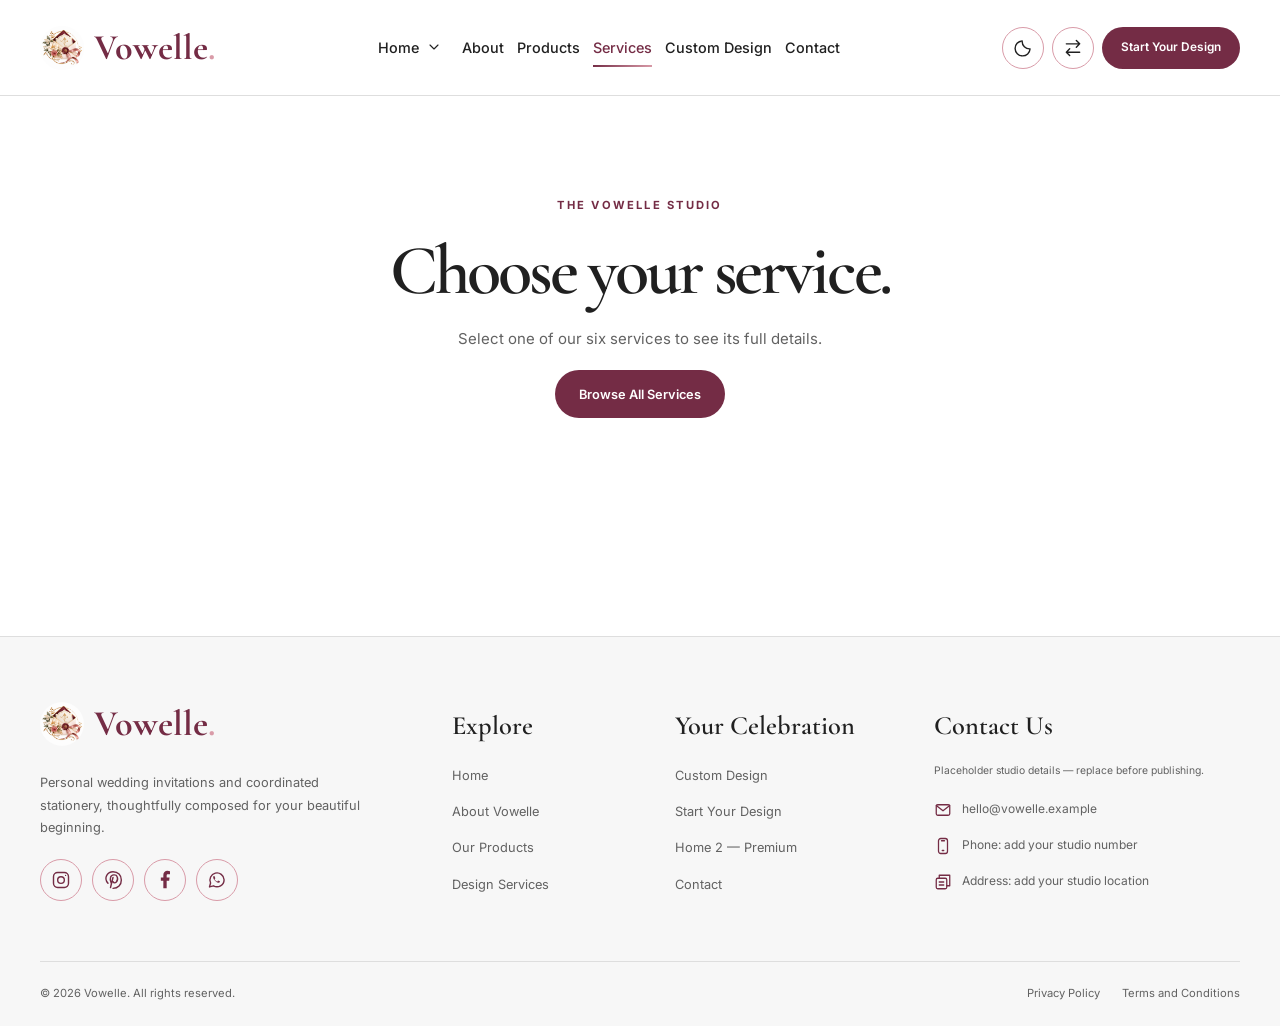
<file: service detail.html>
<!DOCTYPE html>
<html lang="en" dir="ltr" data-theme="light">

<head>
  <meta charset="UTF-8">
  <meta name="viewport" content="width=device-width, initial-scale=1">
  <meta name="description" content="Personal wedding stationery design services by Vowelle.">
  <meta name="theme-color" content="#742C45">
  <title>Vowelle — Service Details</title>
  <link rel="icon" type="image/png" href="images/logo.png">
  <link rel="preconnect" href="https://fonts.googleapis.com">
  <link rel="preconnect" href="https://fonts.gstatic.com" crossorigin>
  <link
    href="https://fonts.googleapis.com/css2?family=Cormorant+Garamond:wght@400;500;600;700&family=Inter:wght@400;500;600;700&display=swap"
    rel="stylesheet">
  <link rel="stylesheet" href="service detail.css">
  <script src="service detail.js" defer></script>
</head>

<body>
  <a class="skip-link" href="#main">Skip to content</a>
  <!-- Inline SVG icons -->
  <svg class="svg-library" xmlns="http://www.w3.org/2000/svg" aria-hidden="true">
    <symbol id="logo" viewBox="0 0 64 64">
      <rect x="7" y="24" width="50" height="32" rx="5" fill="none" stroke="currentColor" stroke-width="2.3" />
      <path d="m8 27 24 17 24-17M8 53l17-15m31 15L39 38" fill="none" stroke="currentColor" stroke-width="2.3" />
      <path d="M32 25V8m0 11C18 19 19 5 32 12m0 4C46 16 45 3 32 9" fill="none" stroke="var(--secondary)"
        stroke-width="2.3" stroke-linecap="round" stroke-linejoin="round" />
    </symbol>
    <symbol id="arrow" viewBox="0 0 24 24">
      <path d="M4 12h16m-6-6 6 6-6 6" />
    </symbol>
    <symbol id="chevron" viewBox="0 0 24 24">
      <path d="m6 9 6 6 6-6" />
    </symbol>
    <symbol id="sun" viewBox="0 0 24 24">
      <circle cx="12" cy="12" r="4" />
      <path d="M12 2v2m0 16v2M2 12h2m16 0h2M5 5l1.5 1.5m11 11L19 19M5 19l1.5-1.5m11-11L19 5" />
    </symbol>
    <symbol id="moon" viewBox="0 0 24 24">
      <path d="M20.5 13A9 9 0 0 1 11 3.5 9 9 0 1 0 20.5 13Z" />
    </symbol>
    <symbol id="direction" viewBox="0 0 24 24">
      <path d="M4 7h16m-4-4 4 4-4 4M20 17H4m4-4-4 4 4 4" />
    </symbol>
    <symbol id="menu" viewBox="0 0 24 24">
      <path d="M4 6h16M4 12h16M4 18h16" />
    </symbol>
    <symbol id="pen" viewBox="0 0 24 24">
      <path d="m15 4 5 5M4 20l5-1L21 7a2 2 0 0 0-4-4L5 15l-1 5Z" />
    </symbol>
    <symbol id="suite" viewBox="0 0 24 24">
      <rect x="3" y="7" width="14" height="14" rx="2" />
      <path d="M7 7V3h14v14h-4M7 12h6M7 16h6" />
    </symbol>
    <symbol id="phone" viewBox="0 0 24 24">
      <rect x="6" y="2" width="12" height="20" rx="3" />
      <path d="M10 5h4M11 18h2" />
    </symbol>
    <symbol id="print" viewBox="0 0 24 24">
      <path d="M6 9V3h12v6M6 17H3V9h18v8h-3" />
      <rect x="6" y="14" width="12" height="7" />
      <path d="M17 11h1" />
    </symbol>
    <symbol id="mail" viewBox="0 0 24 24">
      <rect x="3" y="5" width="18" height="14" rx="2" />
      <path d="m3 6 9 7 9-7" />
    </symbol>
    <symbol id="instagram" viewBox="0 0 24 24">
      <rect x="3" y="3" width="18" height="18" rx="5" />
      <circle cx="12" cy="12" r="4" />
      <circle cx="17.5" cy="6.5" r=".8" fill="currentColor" stroke="none" />
    </symbol>
    <symbol id="pinterest" viewBox="0 0 24 24">
      <path d="M9 21l3-12m-2 7c-1-2-2-4-1-7 1-4 7-4 8-1 2 5-3 10-5 6M6 16C0 9 6 2 12 2c6 0 10 4 10 10s-4 10-10 10" />
    </symbol>
    <symbol id="facebook" viewBox="0 0 24 24">
      <path d="M14 22v-9h3l.5-4H14V6.5c0-1 .5-1.5 1.5-1.5H18V1.5L15 1c-3 0-5 2-5 5v3H7v4h3v9" fill="currentColor"
        stroke="none" />
    </symbol>
    <symbol id="whatsapp" viewBox="0 0 24 24">
      <path d="M20.5 11.6a8.5 8.5 0 0 1-12.7 7.4L3 20.3l1.3-4.7A8.5 8.5 0 1 1 20.5 11.6Z" fill="none"
        stroke="currentColor" stroke-width="1.7" stroke-linecap="round" stroke-linejoin="round" />
      <path
        d="M8.3 7.3c-.3 0-.9.5-.9 1.4 0 2.5 3.4 6 6 6.6.9.2 1.8-.3 2.1-1 .1-.3.1-.5-.2-.7l-1.6-.8c-.3-.1-.4-.1-.6.2l-.6.7c-.2.2-.4.2-.7.1-1-.4-2.2-1.5-2.6-2.3-.1-.3-.1-.4.1-.6l.5-.6c.2-.2.2-.4.1-.6l-.7-1.9c-.2-.4-.5-.5-.9-.5Z"
        fill="currentColor" stroke="none" />
    </symbol>
  </svg>
  <!-- Header -->
  <header class="site-header" id="siteHeader">
    <div class="header-inner container">
      <a class="brand" href="index.html" aria-label="Vowelle home">
        <img class="brand-logo" src="images/logo.png" alt="" aria-hidden="true">
        <span class="brand-copy">
          <strong>Vowelle<span>.</span></strong>
          <small>Your Story, Beautifully Invited.</small>
        </span>
      </a>
      <nav class="navigation" id="navigation" aria-label="Main navigation">
        <div class="home-group">
          <a class="nav-link" href="index.html">Home</a>
          <button class="dropdown-toggle" id="homeToggle" type="button" aria-label="Open Home pages"
            aria-expanded="false" aria-controls="homeDropdown">
            <svg class="icon" aria-hidden="true">
              <use href="#chevron" />
            </svg>
          </button>
          <div class="home-dropdown" id="homeDropdown" hidden>
            <a href="index.html">
              Home 1 — Classic
            </a>
            <a href="home2.html">
              Home 2 — Premium
              <span class="badge">PREMIUM</span>
            </a>
          </div>
        </div>
        <a class="nav-link" href="about.html">About</a>
        <a class="nav-link" href="products.html">Products</a>
        <a class="nav-link active" aria-current="page" href="service.html">Services</a>
        <a class="nav-link" href="custom-design.html">Custom Design</a>
        <a class="nav-link" href="contact.html">Contact</a>
        <a class="button primary mobile-nav-cta" href="start-design.html">Start Your Design</a>
      </nav>
      <div class="header-actions">
        <button class="icon-button" id="themeToggle" type="button" aria-label="Switch to dark mode"
          aria-pressed="false">
          <svg class="icon" aria-hidden="true">
            <use id="themeIcon" href="#moon" />
          </svg>
        </button>
        <button class="icon-button" id="directionToggle" type="button" aria-label="Switch to right-to-left layout"
          aria-pressed="false" title="LTR">
          <svg class="icon" aria-hidden="true">
            <use href="#direction" />
          </svg>
        </button>
        <a class="button primary header-cta" href="start-design.html">Start Your Design</a>
        <button class="icon-button mobile-toggle" id="menuToggle" type="button" aria-label="Open navigation"
          aria-expanded="false" aria-controls="navigation">
          <svg class="icon" aria-hidden="true">
            <use href="#menu" />
          </svg>
        </button>
      </div>
    </div>
  </header>
  <main id="main">
    <div id="serviceContent"></div><noscript>
      <section class="section container">
        <h1>Service details</h1>
        <p>Enable JavaScript to view the selected service, or <a href="service.html">browse all services</a>.</p>
      </section>
    </noscript>
  </main>
  <footer class="site-footer">
    <div class="container footer-grid">
      <div class="footer-brand">
        <a class="brand" href="index.html" aria-label="Vowelle home">
          <img class="brand-logo" src="images/logo.png" alt="" aria-hidden="true">
          <span class="brand-copy">
            <strong>Vowelle<span>.</span></strong>
            <small>Your Story, Beautifully Invited.</small>
          </span>
        </a>
        <p>
          Personal wedding invitations and coordinated stationery,
          thoughtfully composed for your beautiful beginning.
        </p>
        <!-- Add your actual social profile URLs inside data-url. -->
        <div class="social-links" aria-label="Social links">
          <a class="social-link" href="#socialNotice" data-url="" data-name="Instagram"
            aria-label="Instagram — destination pending">
            <svg class="icon" aria-hidden="true">
              <use href="#instagram" />
            </svg>
          </a>
          <a class="social-link" href="#socialNotice" data-url="" data-name="Pinterest"
            aria-label="Pinterest — destination pending">
            <svg class="icon" aria-hidden="true">
              <use href="#pinterest" />
            </svg>
          </a>
          <a class="social-link" href="#socialNotice" data-url="" data-name="Facebook"
            aria-label="Facebook — destination pending">
            <svg class="icon" aria-hidden="true">
              <use href="#facebook" />
            </svg>
          </a>
          <a class="social-link" href="#socialNotice" data-url="" data-name="WhatsApp"
            aria-label="WhatsApp — destination pending">
            <svg class="icon" aria-hidden="true">
              <use href="#whatsapp" />
            </svg>
          </a>
        </div>
      </div>
      <div>
        <h3>Explore</h3>
        <ul class="footer-links">
          <li><a href="index.html">Home</a></li>
          <li><a href="about.html">About Vowelle</a></li>
          <li><a href="products.html">Our Products</a></li>
          <li><a href="service.html">Design Services</a></li>
        </ul>
      </div>
      <div>
        <h3>Your Celebration</h3>
        <ul class="footer-links">
          <li><a href="custom-design.html">Custom Design</a></li>
          <li><a href="start-design.html">Start Your Design</a></li>
          <li><a href="home2.html">Home 2 — Premium</a></li>
          <li><a href="contact.html">Contact</a></li>
        </ul>
      </div>
      <div>
        <h3>Contact Us</h3>
        <p class="placeholder-note">
          Placeholder studio details — replace before publishing.
        </p>
        <ul class="contact-list">
          <li>
            <svg class="icon" aria-hidden="true">
              <use href="#mail" />
            </svg>
            <a href="mailto:hello@vowelle.example">
              hello@vowelle.example
            </a>
          </li>
          <li>
            <svg class="icon" aria-hidden="true">
              <use href="#phone" />
            </svg>
            <span>Phone: add your studio number</span>
          </li>
          <li>
            <svg class="icon" aria-hidden="true">
              <use href="#suite" />
            </svg>
            <span>Address: add your studio location</span>
          </li>
        </ul>
      </div>
    </div>
    <div class="container footer-bottom">
      <p>© <span id="year">2026</span> Vowelle. All rights reserved.</p>
      <div>
        <a href="privacy-policy.html">Privacy Policy</a>
        <a href="terms.html">Terms and Conditions</a>
      </div>
    </div>
  </footer>
  <p class="sr-only" id="socialNotice" role="status"></p>
</body>

</html>
</file>
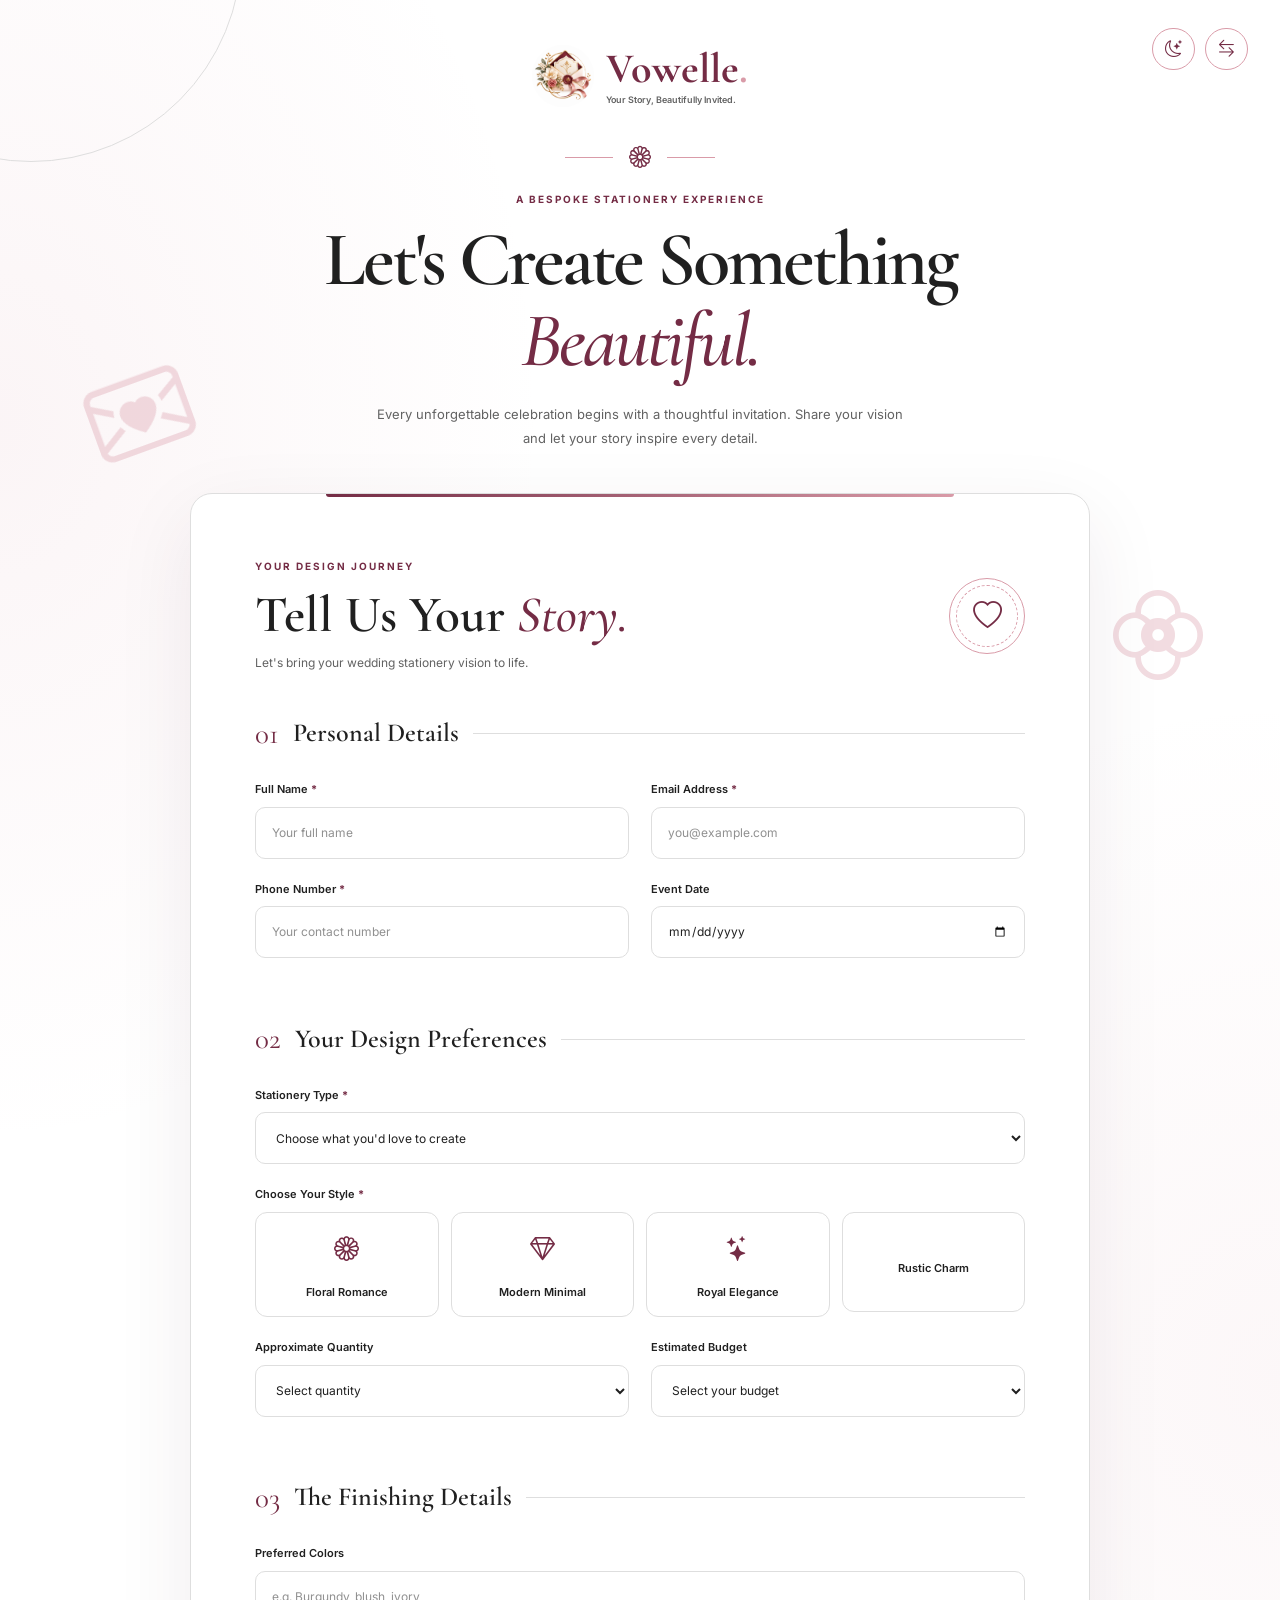
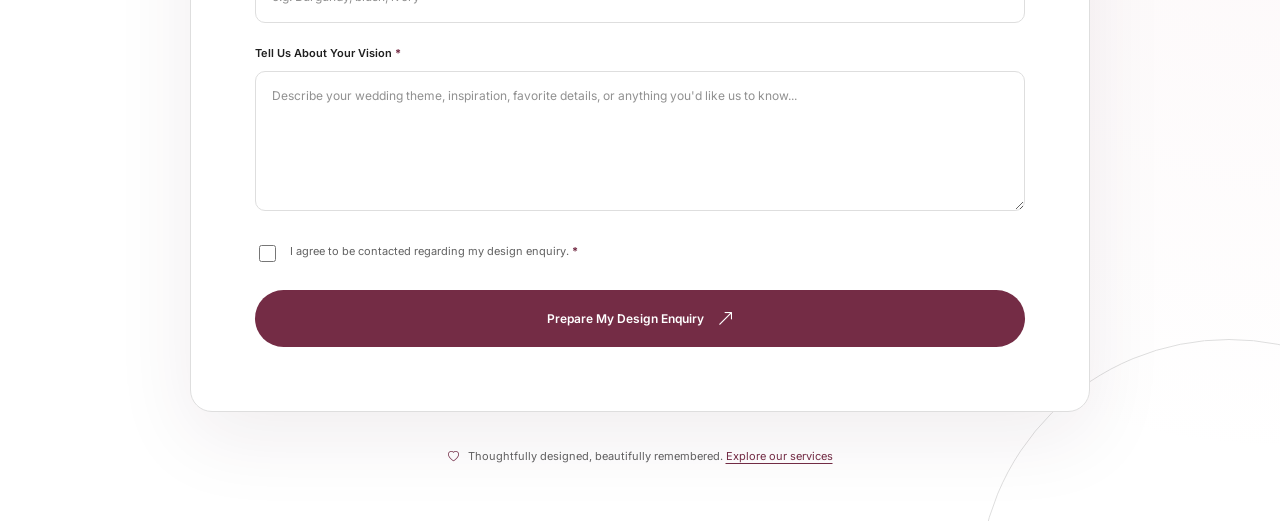
<file: start-design.html>
<!DOCTYPE html>
<html lang="en" dir="ltr" data-theme="light">
<head>
  <meta charset="UTF-8">
  <meta name="viewport" content="width=device-width, initial-scale=1">
  <meta name="theme-color" content="#742C45">
  <meta name="description" content="Create personalized wedding invitations and stationery with Vowelle.">
  <title>Start Your Design | Vowelle</title>

  <link rel="icon" href="images/logo.png">
  <link rel="preconnect" href="https://fonts.googleapis.com">
  <link rel="preconnect" href="https://fonts.gstatic.com" crossorigin>
  <link href="https://fonts.googleapis.com/css2?family=Cormorant+Garamond:wght@400;500;600;700&family=Inter:wght@400;500;600;700&display=swap" rel="stylesheet">
  <link rel="stylesheet" href="https://cdn.jsdelivr.net/npm/bootstrap-icons@1.11.3/font/bootstrap-icons.min.css">
  <link rel="stylesheet" href="start-design.css">
  <script src="start-design.js" defer></script>
</head>

<body>
  <main class="design-shell">

    <!-- Top controls -->
    <div class="top-controls">
      <button id="themeToggle" class="icon-btn" type="button"
        aria-label="Switch to dark mode" aria-pressed="false">
        <i id="themeIcon" class="bi bi-moon-stars"></i>
      </button>

      <button id="directionToggle" class="icon-btn direction-btn"
        type="button" aria-label="Switch to RTL" aria-pressed="false">
        <i class="bi bi-arrow-left-right"></i>
      </button>
    </div>

    <!-- Clickable brand: logo + name -->
    <a href="index.html" class="brand" aria-label="Vowelle — Back to homepage">
      <img src="images/logo.png" alt="" class="brand-logo">
      <span class="brand-details">
        <strong>Vowelle<span>.</span></strong>
        <small>Your Story, Beautifully Invited.</small>
      </span>
    </a>

    <section class="page-intro">
      <div class="intro-decoration">
        <span></span>
        <i class="bi bi-flower1"></i>
        <span></span>
      </div>
      <p class="eyebrow">A BESPOKE STATIONERY EXPERIENCE</p>
      <h1>Let's Create Something <em>Beautiful.</em></h1>
      <p class="intro-lead">
        Every unforgettable celebration begins with a thoughtful invitation.
        Share your vision and let your story inspire every detail.
      </p>
    </section>

    <!-- Decorative floating stationery -->
    <div class="floating-detail detail-one" aria-hidden="true">
      <i class="bi bi-envelope-heart"></i>
    </div>
    <div class="floating-detail detail-two" aria-hidden="true">
      <i class="bi bi-flower2"></i>
    </div>

    <!-- Main form card -->
    <section class="design-card" aria-labelledby="formTitle">
      <div class="card-top">
        <div>
          <p class="eyebrow">YOUR DESIGN JOURNEY</p>
          <h2 id="formTitle">Tell Us Your <em>Story.</em></h2>
          <p>Let's bring your wedding stationery vision to life.</p>
        </div>
        <div class="card-seal" aria-hidden="true">
          <i class="bi bi-heart"></i>
        </div>
      </div>

      <form id="designForm" novalidate>
        <div class="form-section-title">
          <span>01</span>
          <h3>Personal Details</h3>
          <div class="section-line"></div>
        </div>

        <div class="form-grid">
          <div class="field">
            <label for="fullName">Full Name <b>*</b></label>
            <input id="fullName" name="fullName" type="text"
              placeholder="Your full name" autocomplete="name"
              minlength="2" required>
          </div>

          <div class="field">
            <label for="email">Email Address <b>*</b></label>
            <input id="email" name="email" type="email"
              placeholder="you@example.com" autocomplete="email" required>
          </div>

          <div class="field">
            <label for="phone">Phone Number <b>*</b></label>
            <input id="phone" name="phone" type="tel"
              placeholder="Your contact number"
              autocomplete="tel" pattern="[+0-9() .-]{7,20}" required>
          </div>

          <div class="field">
            <label for="eventDate">Event Date</label>
            <input id="eventDate" name="eventDate" type="date">
          </div>
        </div>

        <div class="form-section-title">
          <span>02</span>
          <h3>Your Design Preferences</h3>
          <div class="section-line"></div>
        </div>

        <div class="field">
          <label for="stationeryType">Stationery Type <b>*</b></label>
          <select id="stationeryType" name="stationeryType" required>
            <option value="">Choose what you'd love to create</option>
            <option>Wedding Invitations</option>
            <option>Save-the-Date Cards</option>
            <option>RSVP Cards</option>
            <option>Wedding Menus</option>
            <option>Place Cards</option>
            <option>Thank-You Cards</option>
            <option>Complete Wedding Stationery Suite</option>
            <option>Other Custom Stationery</option>
          </select>
        </div>

        <div class="field">
          <label>Choose Your Style <b>*</b></label>
          <div class="style-options">
            <label class="style-option">
              <input type="radio" name="designTheme"
                value="Floral Romance" required>
              <span>
                <i class="bi bi-flower1"></i>
                Floral Romance
              </span>
            </label>

            <label class="style-option">
              <input type="radio" name="designTheme"
                value="Modern Minimal">
              <span>
                <i class="bi bi-gem"></i>
                Modern Minimal
              </span>
            </label>

            <label class="style-option">
              <input type="radio" name="designTheme"
                value="Royal Elegance">
              <span>
                <i class="bi bi-stars"></i>
                Royal Elegance
              </span>
            </label>

            <label class="style-option">
              <input type="radio" name="designTheme"
                value="Rustic Charm">
              <span>
                <i class="bi bi-leaf"></i>
                Rustic Charm
              </span>
            </label>
          </div>
        </div>

        <div class="form-grid">
          <div class="field">
            <label for="quantity">Approximate Quantity</label>
            <select id="quantity" name="quantity">
              <option value="">Select quantity</option>
              <option>Under 50</option>
              <option>50–100</option>
              <option>100–200</option>
              <option>200–500</option>
              <option>500+</option>
              <option>Not sure yet</option>
            </select>
          </div>

          <div class="field">
            <label for="budget">Estimated Budget</label>
            <select id="budget" name="budget">
              <option value="">Select your budget</option>
              <option>Under ₹5,000</option>
              <option>₹5,000–₹10,000</option>
              <option>₹10,000–₹25,000</option>
              <option>₹25,000–₹50,000</option>
              <option>Above ₹50,000</option>
              <option>Let's discuss</option>
            </select>
          </div>
        </div>

        <div class="form-section-title">
          <span>03</span>
          <h3>The Finishing Details</h3>
          <div class="section-line"></div>
        </div>

        <div class="field">
          <label for="colors">Preferred Colors</label>
          <input id="colors" name="colors" type="text"
            placeholder="e.g. Burgundy, blush, ivory">
        </div>

        <div class="field">
          <label for="message">Tell Us About Your Vision <b>*</b></label>
          <textarea id="message" name="message" rows="5"
            minlength="10" required
            placeholder="Describe your wedding theme, inspiration, favorite details, or anything you'd like us to know..."></textarea>
        </div>

        <label class="consent">
          <input id="consent" name="consent" type="checkbox" required>
          <span>I agree to be contacted regarding my design enquiry. <b>*</b></span>
        </label>

        <button type="submit" class="submit-btn">
          <span>Prepare My Design Enquiry</span>
          <i class="bi bi-arrow-up-right"></i>
        </button>

        <p class="form-message" id="formMessage" role="status"
          aria-live="polite"></p>
      </form>

      <div class="success-panel" id="successPanel" hidden>
        <div class="success-icon">
          <i class="bi bi-envelope-check"></i>
        </div>
        <h2>Your Story Starts Here.</h2>
        <p>
          Your design enquiry is ready. Download or copy the details
          to share with the Vowelle studio.
        </p>
        <div class="success-actions">
          <button type="button" class="submit-btn" id="downloadBtn">
            <span>Download Enquiry</span>
            <i class="bi bi-download"></i>
          </button>
          <button type="button" class="outline-btn" id="copyBtn">
            <i class="bi bi-clipboard"></i> Copy Details
          </button>
          <button type="button" class="text-btn" id="restartBtn">
            Start Another Design
          </button>
        </div>
      </div>
    </section>

    <p class="closing-note">
      <i class="bi bi-heart"></i>
      Thoughtfully designed, beautifully remembered.
      <a href="service.html">Explore our services</a>
    </p>
  </main>
</body>
</html>
</file>
<file: service detail.css>
:root {
  --primary: #742c45;
  --secondary: #d99ba8;
  --bg: #ffffff;
  --bg-alt: #f7f7f7;
  --card: #ffffff;
  --text: #202020;
  --muted: #626262;
  --border: #dedede;
  --header-bg: #ffffff;
  --footer-bg: #f7f7f7;
  --accent-text: #742c45;
  --shadow: 0 18px 50px rgb(0 0 0 / 7%);
  --gradient: linear-gradient(135deg, var(--primary), var(--secondary));
  --header-height: 96px;
}
[data-theme="dark"] {
  --bg: #111111;
  --bg-alt: #191919;
  --card: #202020;
  --text: #f5f5f5;
  --muted: #bcbcbc;
  --border: #393939;
  --header-bg: #111111;
  --footer-bg: #191919;
  --accent-text: #d99ba8;
  --shadow: 0 18px 50px rgb(0 0 0 / 25%);
  color-scheme: dark;
}
* {
  box-sizing: border-box;
}
html {
  scroll-behavior: smooth;
  scroll-padding-top: calc(var(--header-height) + 16px);
}
body {
  margin: 0;
  background: var(--bg);
  color: var(--text);
  font-family: "Inter", sans-serif;
  font-size: 15px;
  line-height: 1.75;
}
button,
a {
  -webkit-tap-highlight-color: transparent;
}
button {
  font: inherit;
  cursor: pointer;
}
a {
  color: inherit;
  text-decoration: none;
}
img {
  display: block;
  width: 100%;
  height: 100%;
  object-fit: cover;
}
svg {
  flex-shrink: 0;
}
button,
a,
.image-wrap,
.service-card {
  transition:
    background-color .25s,
    color .25s,
    border-color .25s,
    box-shadow .25s,
    transform .25s;
}
:focus-visible {
  outline: 3px solid var(--accent-text);
  outline-offset: 5px;
}
[hidden] {
  display: none !important;
}
.svg-library {
  position: absolute;
  width: 0;
  height: 0;
  overflow: hidden;
}
.sr-only {
  position: absolute;
  width: 1px;
  height: 1px;
  padding: 0;
  margin: -1px;
  overflow: hidden;
  clip: rect(0, 0, 0, 0);
  white-space: nowrap;
  border: 0;
}
.skip-link {
  position: fixed;
  inset-block-start: 10px;
  inset-inline-start: 10px;
  transform: translateY(-160%);
  padding: 10px 20px;
  background: var(--primary);
  color: white;
  z-index: 200;
}
.skip-link:focus {
  transform: translateY(0);
}
.container {
  width: min(1200px, calc(100% - 64px));
  margin-inline: auto;
}
h1,
h2,
h3 {
  margin: 0;
  font-family: "Cormorant Garamond", Georgia, serif;
  line-height: 1.06;
  font-weight: 600;
}
h1 {
  font-size: clamp(3.2rem, 5.5vw, 5.8rem);
  letter-spacing: -.045em;
}
h2 {
  font-size: clamp(2.7rem, 4vw, 4.4rem);
  letter-spacing: -.025em;
}
h3 {
  font-size: 1.85rem;
}
em {
  color: var(--accent-text);
  font-weight: 500;
}
p {
  color: var(--muted);
  margin: 18px 0;
}
.icon,
.service-icon {
  width: 22px;
  height: 22px;
  fill: none;
  stroke: currentColor;
  stroke-width: 1.7;
  stroke-linecap: round;
  stroke-linejoin: round;
}
.eyebrow {
  margin: 0 0 18px;
  color: var(--accent-text);
  font-size: .7rem;
  font-weight: 700;
  letter-spacing: .2em;
  text-transform: uppercase;
}
.button {
  min-height: 48px;
  padding: 12px 23px;
  border: 1px solid transparent;
  border-radius: 999px;
  display: inline-flex;
  justify-content: center;
  align-items: center;
  gap: 10px;
  font-size: .8rem;
  font-weight: 600;
  line-height: 1.5;
  text-align: center;
}
.primary {
  background: var(--primary);
  color: #ffffff;
}
.primary:hover,
.primary:active {
  background: var(--secondary);
  color: #202020;
}
.secondary {
  border-color: var(--accent-text);
  color: var(--accent-text);
  background: transparent;
}
.secondary:hover,
.secondary:active {
  background: var(--secondary);
  color: #202020;
  border-color: var(--secondary);
}
.button-row {
  display: flex;
  flex-wrap: wrap;
  gap: 12px;
  margin-block-start: 28px;
}
.text-link {
  display: inline-flex;
  align-items: center;
  justify-content: space-between;
  gap: 16px;
  color: var(--accent-text);
  font-size: .8rem;
  font-weight: 600;
  padding-block: 6px;
}
.text-link:hover {
  text-decoration: underline;
  text-underline-offset: 5px;
}
/* Header */
.site-header {
  position: sticky;
  inset-block-start: 0;
  z-index: 100;
  background: var(--header-bg);
  border-block-end: 1px solid var(--border);
}
.header-inner {
  margin-inline: auto;
  min-height: 95px;
  display: flex;
  gap: 22px;
  align-items: center;
  justify-content: space-between;
}
.brand {
  display: inline-flex;
  align-items: center;
  gap: 10px;
  flex-shrink: 0;
}
.brand-logo {
  width: 58px;
  height: 58px;
  object-fit: cover;
  border-radius: 50%;
  background: #ffffff;
}
.brand-copy {
  display: flex;
  flex-direction: column;
  justify-content: center;
  align-items: flex-start;
  line-height: 1;
}
.brand-copy strong {
  font-family: "Cormorant Garamond", Georgia, serif;
  color: var(--accent-text);
  font-size: 2.5rem;
  font-weight: 700;
  line-height: 1;
  margin: 0;
}
.brand-copy strong span {
  color: var(--secondary);
}
.brand-copy small {
  color: var(--muted);
  font-size: .6rem;
  font-weight: 700;
  letter-spacing: .02em;
  margin-block-start: 4px;
  line-height: 1.2;
}
.navigation {
  display: flex;
  align-items: center;
  gap: 19px;
}
.nav-link {
  position: relative;
  font-size: .9rem;
  font-weight: 500;
  white-space: nowrap;
  padding-block: 12px;
}
.nav-link::after {
  content: "";
  position: absolute;
  inset-inline: 0;
  inset-block-end: 5px;
  height: 2px;
  background: var(--gradient);
  transform: scaleX(0);
  transition: transform .25s;
}
.nav-link:hover,
.nav-link.active {
  color: var(--accent-text);
}
.nav-link:hover::after,
.nav-link.active::after {
  transform: scaleX(1);
}
.home-group {
  position: relative;
  display: flex;
  align-items: center;
}
.dropdown-toggle {
  padding: 0;
  width: 30px;
  height: 44px;
  border: 0;
  color: var(--text);
  background: transparent;
  display: grid;
  place-items: center;
}
.dropdown-toggle .icon {
  width: 16px;
  height: 16px;
}
.dropdown-toggle[aria-expanded="true"] .icon {
  transform: rotate(180deg);
}
.home-dropdown {
  position: absolute;
  inset-block-start: calc(100% + 8px);
  inset-inline-start: 0;
  width: 260px;
  padding: 8px;
  border: 1px solid var(--border);
  border-radius: 14px;
  background: var(--card);
  box-shadow: var(--shadow);
}
.home-dropdown a {
  display: flex;
  align-items: center;
  gap: 8px;
  padding: 12px;
  font-size: .78rem;
  border-radius: 8px;
}
.home-dropdown a:hover,
.home-dropdown a:focus-visible {
  background: var(--bg-alt);
  color: var(--accent-text);
}
.home-dropdown a[aria-current="page"] {
  background: var(--bg-alt);
  color: var(--accent-text);
  font-weight: 600;
}
.badge {
  font-size: .5rem;
  padding: 3px 6px;
  border-radius: 4px;
  color: #202020;
  background: var(--secondary);
}
.header-actions {
  display: flex;
  align-items: center;
  gap: 8px;
}
.icon-button {
  width: 42px;
  height: 42px;
  padding: 0;
  display: grid;
  place-items: center;
  border: 1px solid var(--border);
  border-radius: 50%;
  background: transparent;
  color: var(--text);
  flex-shrink: 0;
}
#themeToggle,
#directionToggle {
  background: transparent;
  border-color: var(--secondary);
}
#themeToggle:hover,
#directionToggle:hover {
  background: var(--secondary);
  border-color: var(--secondary);
  color: #202020;
}
.icon-button:hover {
  background: var(--secondary);
  border-color: var(--secondary);
  color: #202020;
}
.icon-button .icon {
  width: 20px;
  height: 20px;
}
.header-cta {
  min-height: 42px;
  padding: 10px 18px;
  font-size: .74rem;
  white-space: nowrap;
}
.mobile-nav-cta,
.mobile-toggle {
  display: none;
}
/* Hero */
.hero {
  min-height: calc(100svh - var(--header-height));
  display: flex;
  align-items: center;
  position: relative;
  padding-block: 45px;
  overflow: hidden;
  background: var(--bg-alt);
}
.hero-grid {
  display: grid;
  grid-template-columns: 1.05fr 1fr;
  gap: 70px;
  align-items: center;
}
.hero-copy {
  padding-block: 22px;
}
.lead {
  max-width: 510px;
  font-size: .95rem;
  line-height: 1.9;
  margin-block: 25px;
}
.hero-note {
  display: flex;
  align-items: center;
  gap: 10px;
  color: var(--muted);
  font-size: .7rem;
  margin-block-start: 27px;
}
.hero-note span {
  width: 30px;
  height: 1px;
  background: var(--accent-text);
}
.hero-art {
  position: relative;
  padding: 15px 24px 32px;
}
.hero-art::before {
  content: "";
  position: absolute;
  inset: 0 0 50px 40px;
  border: 1px solid var(--secondary);
  border-radius: 230px 230px 5px 5px;
}
.image-wrap {
  overflow: hidden;
  position: relative;
  background: var(--card);
}
.image-wrap img {
  transition: transform .7s ease;
}
a.image-wrap {
  display: block;
}
a.image-wrap:hover img,
a.image-wrap:focus-visible img {
  transform: scale(1.045);
}
.hero-image {
  height: clamp(380px, 65svh, 690px);
  border-radius: 220px 220px 5px 5px;
}
.image-caption {
  position: absolute;
  inset-inline-start: -12px;
  inset-block-end: 0;
  padding: 18px 28px;
  border: 1px solid var(--border);
  background: var(--card);
  box-shadow: var(--shadow);
  font: 500 1.7rem/1.1 "Cormorant Garamond", Georgia, serif;
  transform: rotate(-4deg);
}
.vertical-label {
  position: absolute;
  inset-inline-end: -15px;
  inset-block-start: 30%;
  writing-mode: vertical-rl;
  font-size: .56rem;
  letter-spacing: .2em;
  color: var(--muted);
}
/* Sections and cards */
.section {
  padding-block: 96px;
}
.soft-section {
  background: var(--bg-alt);
}
.centered {
  text-align: center;
}
.section-heading {
  max-width: 700px;
  margin: 0 auto 45px;
}
.section-heading p:last-child {
  margin-block-end: 0;
}
.grid {
  display: grid;
  gap: 24px;
}
.collection-grid,
.services-grid {
  grid-template-columns: repeat(4, minmax(0, 1fr));
}
.collection-card {
  border: 1px solid var(--border);
  border-radius: 100px 100px 10px 10px;
  overflow: hidden;
  background: var(--card);
}
.collection-card .image-wrap {
  aspect-ratio: 4 / 5;
  border-radius: 100px 100px 0 0;
}
.card-copy {
  padding: 22px;
}
.card-number {
  display: block;
  color: var(--accent-text);
  font-size: .58rem;
  font-weight: 600;
  letter-spacing: .16em;
  margin-block-end: 12px;
}
.card-copy h3 {
  font-size: 1.75rem;
}
.card-copy p {
  font-size: .8rem;
  line-height: 1.8;
  margin-block: 14px;
}
.split-grid {
  display: grid;
  grid-template-columns: 1fr 1fr;
  gap: 80px;
  align-items: center;
}
.about-image {
  height: 640px;
  border-radius: 6px 170px 6px 6px;
}
.values,
.journey {
  padding: 0;
  list-style: none;
  margin-block: 28px;
}
.values li,
.journey li {
  display: flex;
  gap: 20px;
  padding-block: 16px;
  border-block-end: 1px solid var(--border);
}
.values li > span,
.journey li > span {
  color: var(--accent-text);
  font: 500 1.7rem "Cormorant Garamond", Georgia, serif;
}
.values h3,
.journey h3 {
  font-size: 1.5rem;
}
.values p,
.journey p {
  font-size: .8rem;
  margin: 5px 0 0;
}
.filters {
  display: flex;
  justify-content: center;
  flex-wrap: wrap;
  gap: 10px;
  margin-block-end: 36px;
}
.filter {
  min-height: 44px;
  padding: 10px 22px;
  color: var(--muted);
  background: transparent;
  border: 1px solid var(--border);
  border-radius: 999px;
  font-size: .8rem;
}
.filter.active {
  background: var(--primary);
  color: white;
  border-color: var(--primary);
}
.filter:hover {
  background: var(--secondary);
  color: #202020;
  border-color: var(--secondary);
}
.product-grid,
.testimonial-grid,
.journal-grid {
  grid-template-columns: repeat(3, minmax(0, 1fr));
}
.product-card,
.journal-card {
  border: 1px solid var(--border);
  border-radius: 10px;
  overflow: hidden;
  background: var(--card);
}
.product-card .image-wrap,
.journal-card .image-wrap {
  aspect-ratio: 4 / 3;
}
.empty-state {
  text-align: center;
  padding: 30px;
  border: 1px dashed var(--border);
}
.service-card {
  padding: 32px 24px;
  background: var(--card);
  border: 1px solid var(--border);
  border-radius: 12px;
}
.service-card:hover,
.service-card:focus-within {
  transform: translateY(-5px);
  border-color: var(--secondary);
  box-shadow: var(--shadow);
}
.service-icon {
  width: 38px;
  height: 38px;
  color: var(--accent-text);
  margin-block-end: 25px;
}
.service-card h3 {
  font-size: 1.7rem;
}
.service-card p {
  font-size: .8rem;
  margin-block-end: 0;
}
.section-action {
  margin-block-start: 35px;
}
.journey-image {
  height: 640px;
  border-radius: 170px 6px 6px 6px;
}
.journey li {
  padding-block: 19px;
}
.testimonial {
  margin: 0;
  padding: 32px;
  text-align: center;
  background: var(--card);
  border: 1px solid var(--border);
  border-radius: 12px;
  display: flex;
  flex-direction: column;
  align-items: center;
}
.quote-mark {
  color: var(--accent-text);
  font: 5rem/.8 "Cormorant Garamond", Georgia, serif;
}
blockquote {
  margin: 15px 0 28px;
  font: 500 1.55rem/1.4 "Cormorant Garamond", Georgia, serif;
  flex: 1;
}
figcaption strong {
  display: block;
  font-size: .8rem;
}
figcaption span {
  display: block;
  font-size: .65rem;
  color: var(--muted);
  margin-block-start: 6px;
}
.journal-card {
  display: flex;
  flex-direction: column;
}
.journal-card .card-copy {
  flex: 1;
  display: flex;
  flex-direction: column;
}
.journal-card .text-link {
  margin-block-start: auto;
  align-self: flex-start;
}
/* Final CTA */
.final-section {
  background: var(--bg-alt);
  padding-block: 60px;
  border-block-start: 1px solid var(--border);
}
.final-grid {
  display: grid;
  grid-template-columns: 1.1fr 1fr;
  align-items: center;
  gap: 65px;
}
.final-copy h2 {
  font-size: clamp(2.6rem, 3.8vw, 4rem);
}
/* Image fallback */
.image-wrap.image-failed {
  display: grid;
  place-items: center;
  min-height: 180px;
  background: var(--bg-alt);
}
.image-fallback {
  display: block;
  padding: 28px;
  text-align: center;
  color: var(--muted);
  font-size: .8rem;
}
/* Footer */
.site-footer {
  background: var(--footer-bg);
  border-block-start: 1px solid var(--border);
  padding-block-start: 65px;
}
.footer-grid {
  display: grid;
  grid-template-columns: 1.6fr .8fr .95fr 1.3fr;
  gap: 35px;
}
.footer-brand > p {
  max-width: 330px;
  font-size: .8rem;
}
.site-footer h3 {
  font-size: 1.65rem;
  margin-block: 10px 22px;
}
.footer-links,
.contact-list {
  list-style: none;
  padding: 0;
  margin: 0;
}
.footer-links li {
  margin-block: 10px;
}
.footer-links a {
  font-size: .8rem;
  color: var(--muted);
}
.footer-links a:hover,
.footer-bottom a:hover {
  color: var(--accent-text);
  text-decoration: underline;
}
.social-links {
  display: flex;
  gap: 10px;
  flex-wrap: wrap;
  margin-block: 20px 10px;
}
.social-link {
  width: 42px;
  height: 42px;
  display: grid;
  place-items: center;
  border: 1px solid var(--secondary);
  border-radius: 50%;
  color: var(--accent-text);
}
.social-link .icon {
  width: 20px;
  height: 20px;
}
.social-link:hover {
  background: var(--secondary);
  border-color: var(--secondary);
  color: #202020;
}
.placeholder-note {
  font-size: .65rem !important;
  color: var(--muted);
}
.contact-list li {
  display: flex;
  align-items: flex-start;
  gap: 10px;
  color: var(--muted);
  font-size: .75rem;
  margin-block: 15px;
  overflow-wrap: anywhere;
}
.contact-list .icon {
  width: 18px;
  height: 18px;
  margin-block-start: 3px;
  color: var(--accent-text);
}
.footer-bottom {
  margin-block-start: 50px;
  padding-block: 22px;
  border-block-start: 1px solid var(--border);
  display: flex;
  justify-content: space-between;
  gap: 20px;
}
.footer-bottom p {
  margin: 0;
  font-size: .7rem;
}
.footer-bottom > div {
  display: flex;
  flex-wrap: wrap;
  gap: 22px;
  font-size: .7rem;
  color: var(--muted);
}
/* Reveal animation */
.reveal-ready {
  opacity: 0;
  transform: translateY(22px);
  transition: opacity .7s ease, transform .7s ease;
}
.reveal-ready.is-visible {
  opacity: 1;
  transform: translateY(0);
}
/* RTL */
[dir="rtl"] .image-caption {
  transform: rotate(4deg);
}
[dir="rtl"] .about-image {
  border-radius: 170px 6px 6px 6px;
}
[dir="rtl"] .journey-image {
  border-radius: 6px 170px 6px 6px;
}
/* Responsive */
@media (max-width: 1320px) {
  .header-inner {
    gap: 14px;
  }
  .navigation {
    gap: 13px;
  }
  .brand-copy small {
    display: none;
  }
  .brand-copy strong {
    font-size: 2.25rem;
  }
  .brand-logo {
    width: 44px;
    height: 44px;
  }
  .hero-grid {
    gap: 45px;
  }
}
@media (max-width: 1120px) {
  .header-inner {
    min-height: 85px;
  }
  .mobile-toggle {
    display: grid;
  }
  .navigation {
    display: none;
    position: absolute;
    inset-block-start: 100%;
    inset-inline: 0;
    padding: 20px 28px;
    background: var(--header-bg);
    border-block-end: 1px solid var(--border);
    box-shadow: var(--shadow);
    max-height: calc(100svh - var(--header-height));
    overflow-y: auto;
  }
  .navigation.is-open {
    display: flex;
    flex-direction: column;
    align-items: stretch;
    gap: 3px;
  }
  .navigation .nav-link {
    padding: 10px;
  }
  .home-group {
    flex-wrap: wrap;
  }
  .home-group > .nav-link {
    flex: 1;
  }
  .dropdown-toggle {
    width: 44px;
  }
  .home-dropdown {
    position: static;
    width: 100%;
    margin-block: 5px 12px;
    box-shadow: none;
  }
  .collection-grid,
  .services-grid {
    grid-template-columns: repeat(2, minmax(0, 1fr));
  }
  .split-grid {
    gap: 40px;
  }
  .footer-grid {
    grid-template-columns: 1.4fr 1fr;
    gap: 35px 55px;
  }
}
@media (max-width: 800px) {
  .container {
    width: min(640px, calc(100% - 40px));
  }
  .section {
    padding-block: 65px;
  }
  .hero-grid,
  .split-grid,
  .final-grid {
    grid-template-columns: 1fr;
    gap: 35px;
  }
  .hero {
    padding-block: 35px;
  }
  .hero-copy {
    text-align: center;
  }
  .hero-copy .lead {
    margin-inline: auto;
  }
  .hero .button-row,
  .hero-note {
    justify-content: center;
  }
  .hero-art {
    width: min(480px, 100%);
    margin-inline: auto;
  }
  .hero-image {
    height: 470px;
  }
  .product-grid,
  .testimonial-grid,
  .journal-grid {
    grid-template-columns: repeat(2, minmax(0, 1fr));
  }
  .testimonial:last-child,
  .journal-card:last-child {
    grid-column: 1 / -1;
    width: calc((100% - 24px) / 2);
    justify-self: center;
  }
  .about-image,
  .journey-image {
    height: 460px;
  }
  .final-copy {
    text-align: center;
  }
  .final-copy .button-row {
    justify-content: center;
  }
}
@media (max-width: 540px) {
  .header-inner {
    flex-wrap: nowrap;
    gap: 4px 8px;
    padding-block: 8px;
    min-height: 76px;
  }
  .brand-logo {
    width: 38px;
    height: 38px;
  }
  .brand-copy strong {
    font-size: 2rem;
  }
  .header-actions {
    display: contents;
  }
  #themeToggle {
    margin-inline-start: auto;
  }
  .icon-button {
    width: 38px;
    height: 38px;
  }
  .container {
    width: calc(100% - 32px);
  }
  h1 {
    font-size: clamp(3rem, 12vw, 4rem);
  }
  h2 {
    font-size: 2.8rem;
  }
  .hero .eyebrow {
    font-size: .6rem;
  }
  .hero-image {
    height: 390px;
  }
  .hero-art {
    padding-inline: 15px;
  }
  .image-caption {
    inset-inline-start: 0;
    font-size: 1.4rem;
    padding: 16px 20px;
  }
  .vertical-label {
    inset-inline-end: -6px;
  }
  .button-row {
    flex-direction: column;
  }
  .button-row .button {
    width: 100%;
  }
  .collection-grid,
  .services-grid,
  .product-grid,
  .testimonial-grid,
  .journal-grid {
    grid-template-columns: 1fr;
  }
  .testimonial:last-child,
  .journal-card:last-child {
    grid-column: auto;
    width: 100%;
  }
  .collection-card .image-wrap {
    aspect-ratio: 5 / 4;
  }
  .collection-card {
    border-radius: 90px 90px 10px 10px;
  }
  .about-image,
  .journey-image {
    height: 390px;
  }
  .section-heading {
    margin-block-end: 30px;
  }
  .footer-grid {
    grid-template-columns: repeat(2, minmax(0, 1fr));
    gap: 28px 20px;
  }
  .footer-brand,
  .footer-grid > div:last-child {
    grid-column: 1 / -1;
  }
  .footer-brand .brand-copy small {
    display: block;
  }
  .footer-bottom {
    flex-direction: column;
    margin-block-start: 30px;
  }
  .filters {
    gap: 8px;
  }
  .filter {
    padding-inline: 16px;
  }
}
@media (max-width: 767px) {
  .header-cta {
    display: none;
  }
  .navigation.is-open .mobile-nav-cta {
    display: block;
    width: 100%;
    margin-block-start: 8px;
    text-align: center;
  }
}
@media (prefers-reduced-motion: reduce) {
  html {
    scroll-behavior: auto;
  }
  *,
  *::before,
  *::after {
    animation: none !important;
    transition: none !important;
  }
  .reveal-ready {
    opacity: 1;
    transform: none;
  }
}
/* Premium hero updates */
.hero {
  min-height: calc(100svh - var(--header-height));
  padding-block: clamp(24px, 4svh, 48px);
  background:
    radial-gradient(
      ellipse at 85% 25%,
      rgb(217 155 168 / 18%),
      transparent 60%
    ),
    var(--bg);
  isolation: isolate;
}
.hero-grid {
  grid-template-columns: 1.05fr 1fr;
  gap: clamp(32px, 5vw, 80px);
}
.hero-copy {
  padding-block: 0;
}
.hero h1 {
  font-size: clamp(3rem, 5.2vw, 6rem);
  line-height: 1.02;
  letter-spacing: -.035em;
}
.hero .eyebrow {
  letter-spacing: .19em;
}
.hero .lead {
  margin-block: 24px;
  max-width: 480px;
}
.hero-art {
  padding: 14px 20px 24px;
}
.hero-art::before {
  inset: 0 0 38px 34px;
  border-radius: 48% 48% 16px 16px;
}
.hero-image {
  height: clamp(320px, 67svh, 760px);
  border-radius: 48% 48% 16px 16px;
  box-shadow: var(--shadow);
}
.hero-image img {
  width: 100%;
  height: 100%;
  object-fit: cover;
}
.hero .image-caption {
  inset-inline-start: -8px;
  inset-block-end: 0;
  border-radius: 12px;
  padding: 18px 24px;
  transform: rotate(-3deg);
}
.hero .vertical-label {
  inset-inline-end: -12px;
}
/* Compact rounded CTA with side spacing */
.final-section {
  width: min(1200px, calc(100% - 64px));
  margin: 32px auto 48px;
  padding: 36px clamp(24px, 4vw, 56px);
  min-height: 0;
  border: 1px solid var(--border);
  border-radius: 28px;
  background:
    linear-gradient(
      135deg,
      rgb(217 155 168 / 16%),
      transparent
    ),
    var(--bg-alt);
}
.final-grid {
  display: block;
  width: 100%;
  max-width: none;
  padding: 0;
}
.final-copy {
  max-width: 920px;
  margin-inline: auto;
  text-align: center;
}
.final-copy h2 {
  font-size: clamp(1.9rem, 3vw, 3rem);
  line-height: 1.12;
  margin-block: 10px 12px;
}
.final-copy > p:not(.eyebrow) {
  max-width: 660px;
  margin: 0 auto 18px;
}
.final-copy .eyebrow {
  margin: 0;
}
.final-copy .button-row {
  justify-content: center;
  margin-block-start: 0;
}
@media (max-width: 760px) {
  .hero-grid {
    grid-template-columns: 1fr;
    gap: 24px;
  }
  .hero-copy {
    text-align: center;
  }
  .hero .lead {
    margin-inline: auto;
  }
  .hero .button-row,
  .hero-note {
    justify-content: center;
  }
  .hero-art {
    width: min(440px, 100%);
    margin-inline: auto;
  }
  .hero-image {
    height: clamp(280px, 43svh, 420px);
  }
  .hero .vertical-label {
    display: none;
  }
  .final-section {
    width: calc(100% - 32px);
    padding: 28px 20px;
    margin-block: 24px 32px;
    border-radius: 22px;
  }
}
@media (min-width: 761px) and (max-height: 700px) {
  .hero h1 {
    font-size: clamp(2.7rem, 4.5vw, 4.2rem);
  }
  .hero .lead {
    margin-block: 16px;
    line-height: 1.6;
  }
  .hero-note {
    margin-block-start: 16px;
  }
  .hero-image {
    height: max(
      280px,
      calc(100svh - var(--header-height) - 78px)
    );
  }
}
/* Standalone service layouts; inherited brand, header and footer are unchanged. */
html,body{overflow-x:clip} [hidden]{display:none!important}
.studio-hero{position:relative;background:radial-gradient(ellipse at 85% 35%,color-mix(in srgb,var(--secondary) 18%,transparent),transparent 55%),var(--bg);border-bottom:1px solid var(--border)}
.studio-hero-grid{min-height:calc(100svh - var(--header-height));display:grid;grid-template-columns:1.1fr 1fr;align-items:center;gap:65px;padding-block:60px 85px}
.studio-hero h1{font-size:clamp(3rem,5.6vw,6rem);line-height:1.02;letter-spacing:-.035em;margin-block:22px}
.studio-hero .lead{max-width:560px;font-size:1.05rem}.studio-hero .eyebrow{margin-top:25px}
.hero-meta{display:flex;flex-wrap:wrap;gap:20px;margin-top:35px;font-size:.72rem;text-transform:uppercase;letter-spacing:.08em;color:var(--muted)}
.hero-foot{display:flex;justify-content:space-between;gap:20px;border-top:1px solid var(--border);padding-block:18px;font-size:.65rem;letter-spacing:.14em;margin-top:-55px;position:relative}
.paper-stage{position:relative;min-height:520px;display:grid;place-items:center;isolation:isolate}.paper-stage:before{content:"";position:absolute;width:95%;aspect-ratio:1;border:1px solid var(--secondary);border-radius:50%;opacity:.5}
.paper-under{position:absolute;width:70%;height:380px;background:var(--primary);transform:rotate(-12deg);border-radius:2px;box-shadow:var(--shadow)}
.paper-sheet{position:relative;width:70%;max-width:340px;min-height:420px;background:var(--card);border:1px solid var(--border);outline:1px solid var(--secondary);outline-offset:-16px;text-align:center;padding:40px 30px;transform:rotate(5deg);box-shadow:var(--shadow);display:flex;flex-direction:column;align-items:center;justify-content:center;gap:14px;animation:paper-float 7s ease-in-out infinite}
.paper-sheet span:not(.paper-names){font-size:.55rem;letter-spacing:.17em}.paper-sheet .eyebrow{margin:0}.paper-names{font:3.8rem/1.05 "Cormorant Garamond",Georgia,serif;color:var(--accent-text)}.paper-names i{font-size:2rem}.paper-sheet hr{width:40px;border:0;border-top:1px solid var(--secondary)}.paper-logo{width:42px;height:42px;color:var(--accent-text)}
.seal{position:absolute;inset-inline-end:12%;bottom:80px;width:65px;height:65px;border-radius:50%;background:var(--primary);color:white;box-shadow:0 0 0 5px var(--secondary);display:grid;place-items:center;font:2rem Georgia,serif}.stage-note{position:absolute;bottom:10px;inset-inline-start:8%;font:italic 1.4rem "Cormorant Garamond",Georgia,serif;color:var(--accent-text)}
@keyframes paper-float{50%{transform:translateY(-12px) rotate(3deg)}}
.services-grid{display:grid;grid-template-columns:repeat(3,1fr);gap:28px}.service-card{background:var(--card);border:1px solid var(--border);border-radius:24px;overflow:hidden;transition:transform .3s,box-shadow .3s}.service-card .image-wrap{height:250px}.service-card-copy{padding:28px}.service-card h3{font-size:1.8rem;line-height:1.12;margin-block:18px 12px}.service-card p{font-size:.9rem}.service-card .text-link{margin-top:14px}.card-top{display:flex;align-items:center;justify-content:space-between;flex-wrap:wrap;gap:8px}.card-top .badge{font-size:.55rem}.card-number{font-size:.58rem;letter-spacing:.12em;color:var(--muted)}
.works-grid{display:grid;grid-template-columns:1.3fr 1fr 1fr;gap:20px}.work-item{margin:0}.work-item:first-child{grid-row:span 2}.work-item .image-wrap{height:250px;border-radius:100px 100px 8px 8px}.work-item:first-child .image-wrap{height:560px}.work-item:last-child{grid-column:span 2}.work-item:last-child .image-wrap{height:230px;border-radius:8px}.work-item figcaption{display:flex;gap:20px;padding-block:14px;font-size:.8rem}.work-item figcaption span{color:var(--accent-text)}
.faq-layout{display:grid;grid-template-columns:.8fr 1.2fr;gap:80px}.faq-list details{border-bottom:1px solid var(--border);padding-block:24px}.faq-list summary{cursor:pointer;display:flex;align-items:center;justify-content:space-between;gap:20px;font-weight:600;list-style:none}.faq-list summary::-webkit-details-marker{display:none}.faq-list summary span{font-size:1.4rem;color:var(--accent-text)}.faq-list details[open] summary span{transform:rotate(45deg)}.faq-list details p{padding-top:18px;margin:0;max-width:650px}
.studio-cta{padding:70px 8%;border:1px solid var(--border);border-radius:32px;background:radial-gradient(ellipse at 100% 0,color-mix(in srgb,var(--secondary) 24%,transparent),transparent 65%),var(--bg-alt);text-align:center}.studio-cta h2{max-width:800px;margin-inline:auto}.studio-cta .button-row{justify-content:center}.studio-cta>p:not(.eyebrow){max-width:600px;margin-inline:auto}
.detail-hero .image-wrap{height:min(65svh,620px);border-radius:48% 48% 12px 12px;box-shadow:var(--shadow)}.detail-art{position:relative;padding:20px}.detail-art:before{content:"";position:absolute;inset:0 35px 35px 0;border:1px solid var(--secondary);border-radius:48% 48% 12px 12px;z-index:-1}.detail-art .badge{position:absolute;bottom:0;inset-inline-end:0;padding:16px 22px;background:var(--card);color:var(--accent-text);box-shadow:var(--shadow)}
.breadcrumb{font-size:.8rem;color:var(--muted);display:flex;gap:12px;flex-wrap:wrap;margin-bottom:30px}.context-grid{display:grid;grid-template-columns:1fr 1fr;gap:80px}.included{padding:35px;border:1px solid var(--border);background:var(--card);border-radius:24px}.included h3{font-size:2rem}.included ul{padding:0;list-style:none}.included li{padding:16px 0;border-bottom:1px solid var(--border)}.included li:before{content:"✓";margin-inline-end:14px;color:var(--accent-text)}
.benefits-grid{display:grid;grid-template-columns:repeat(3,1fr);gap:35px}.benefit{border-top:1px solid var(--secondary);padding-top:26px}.benefit>span{font:3rem "Cormorant Garamond",serif;color:var(--accent-text)}.benefit h3{font-size:1.7rem}
.pricing-grid{display:grid;grid-template-columns:repeat(3,1fr);gap:25px;align-items:stretch}.price-card{padding:38px 30px;border:1px solid var(--border);border-radius:24px;display:flex;flex-direction:column;gap:12px;background:var(--card)}.price-card.featured{border:2px solid var(--accent-text);background:var(--bg-alt)}.price-card h3{font-size:2rem;margin:0}.price-card strong{font:3rem "Cormorant Garamond",serif;color:var(--accent-text)}.price-card .button{margin-top:auto}.price-note{font-size:.8rem;margin-top:25px}.not-found{min-height:60svh;padding-block:100px;text-align:center}
@media(hover:hover){.service-card:hover{transform:translateY(-8px);box-shadow:var(--shadow)}.service-card:hover img{transform:scale(1.04)}}
@media(max-width:1000px){.services-grid{grid-template-columns:repeat(2,1fr)}.studio-hero-grid{gap:28px}.paper-stage{min-height:460px}.paper-sheet{width:85%}.context-grid,.faq-layout{gap:40px}.pricing-grid{gap:12px}.price-card{padding:25px 20px}}
@media(max-width:760px){.studio-hero-grid{grid-template-columns:1fr;padding-block:45px 90px}.studio-hero h1{font-size:clamp(2.8rem,11vw,4.8rem)}.paper-stage{min-height:470px;max-width:440px;width:100%;margin:auto}.hero-foot{font-size:.55rem;letter-spacing:.06em}.services-grid,.context-grid,.faq-layout,.benefits-grid,.pricing-grid{grid-template-columns:1fr}.works-grid{grid-template-columns:1fr 1fr}.work-item:first-child{grid-row:auto}.work-item:first-child .image-wrap{height:250px}.work-item:last-child{grid-column:auto}.work-item:last-child .image-wrap{height:250px;border-radius:100px 100px 8px 8px}.studio-cta{padding:45px 24px}.detail-hero .image-wrap{height:450px}.hero-meta{gap:14px}}
@media(max-width:420px){.works-grid{grid-template-columns:1fr}.paper-sheet{width:82%;padding:35px 20px}.paper-under{width:82%}.paper-stage{min-height:460px}.seal{inset-inline-end:5%}.hero-foot{flex-wrap:wrap}}
@media(prefers-reduced-motion:reduce){html{scroll-behavior:auto}*,*:before,*:after{animation:none!important;transition:none!important}.reveal-ready{opacity:1!important;transform:none!important}}
</file>
<file: start-design.css>
:root {
  --primary: #742C45;
  --secondary: #D99BA8;
  --bg: #FFFFFF;
  --bg-alt: #F7F7F7;
  --card: #FFFFFF;
  --text: #202020;
  --muted: #626262;
  --border: #DEDEDE;
  --accent: #742C45;
  --input: #FFFFFF;
  --gradient: linear-gradient(135deg, #742C45, #D99BA8);
  --shadow: 0 25px 80px rgba(70,30,45,.08);
}

[data-theme="dark"] {
  --bg: #111111;
  --bg-alt: #191919;
  --card: #202020;
  --text: #F5F5F5;
  --muted: #BCBCBC;
  --border: #393939;
  --accent: #D99BA8;
  --input: #252525;
  --shadow: 0 25px 80px rgba(0,0,0,.3);
  color-scheme: dark;
}

* { box-sizing: border-box; }
html { scroll-behavior: smooth; }

body {
  margin: 0;
  background: var(--bg);
  color: var(--text);
  font-family: "Inter", sans-serif;
  font-size: 14px;
  line-height: 1.7;
  transition: background .3s, color .3s;
}

button, input, textarea, select { font: inherit; }
button { cursor: pointer; }
a { color: inherit; text-decoration: none; }
[hidden] { display: none !important; }

:focus-visible {
  outline: 3px solid var(--accent);
  outline-offset: 3px;
}

.sr-only {
  position: absolute;
  width: 1px;
  height: 1px;
  overflow: hidden;
  clip: rect(0,0,0,0);
  white-space: nowrap;
}

.design-shell {
  min-height: 100svh;
  padding: 45px 24px 55px;
  position: relative;
  overflow: hidden;
  background:
    radial-gradient(ellipse at 0% 20%,
      rgba(217,155,168,.10), transparent 30%),
    radial-gradient(ellipse at 100% 65%,
      rgba(217,155,168,.08), transparent 35%),
    var(--bg);
}

.design-shell::before,
.design-shell::after {
  content: "";
  position: absolute;
  border: 1px solid var(--border);
  border-radius: 50%;
  pointer-events: none;
}

.design-shell::before {
  width: 420px;
  height: 420px;
  top: -260px;
  left: -180px;
}

.design-shell::after {
  width: 500px;
  height: 500px;
  bottom: -320px;
  right: -200px;
}

/* Top controls */
.top-controls {
  position: absolute;
  top: 28px;
  right: 32px;
  display: flex;
  gap: 10px;
  z-index: 5;
}

.icon-btn {
  height: 42px;
  min-width: 42px;
  padding: 0 12px;
  border: 1px solid var(--secondary);
  border-radius: 50px;
  background: var(--card);
  color: var(--accent);
  display: inline-flex;
  justify-content: center;
  align-items: center;
  gap: 7px;
  transition: .3s;
}

.icon-btn:hover {
  background: var(--secondary);
  color: #202020;
  transform: translateY(-2px);
}

.icon-btn i { font-size: 17px; }
.icon-btn span { font-size: 10px; font-weight: 700; }

/* Clickable brand */
.brand {
  display: flex;
  width: fit-content;
  align-items: center;
  gap: 12px;
  margin: 0 auto 32px;
  transition: transform .3s ease;
}

.brand:hover { transform: translateY(-3px); }

.brand-logo {
  width: 62px;
  height: 62px;
  border-radius: 50%;
  object-fit: contain;
  background: #FFFFFF;
}

.brand-details {
  display: flex;
  flex-direction: column;
  align-items: flex-start;
  line-height: 1.1;
}

.brand-details strong {
  font: 700 42px/1 "Cormorant Garamond", serif;
  color: var(--accent);
}

.brand-details strong span { color: var(--secondary); }

.brand-details small {
  color: var(--muted);
  font-size: 9px;
  font-weight: 600;
  margin-top: 5px;
}

/* Intro */
.page-intro {
  text-align: center;
  max-width: 800px;
  margin: 0 auto 42px;
  animation: fadeUp .8s ease both;
}

.intro-decoration {
  display: flex;
  align-items: center;
  justify-content: center;
  gap: 16px;
  color: var(--accent);
  margin-bottom: 15px;
}

.intro-decoration span {
  width: 48px;
  height: 1px;
  background: var(--secondary);
}

.intro-decoration i { font-size: 22px; }

.eyebrow {
  font-size: 10px;
  font-weight: 700;
  letter-spacing: .2em;
  color: var(--accent);
  text-transform: uppercase;
  margin: 0 0 12px;
}

h1, h2, h3 {
  font-family: "Cormorant Garamond", Georgia, serif;
  font-weight: 600;
}

.page-intro h1 {
  font-size: clamp(48px,6vw,83px);
  letter-spacing: -.04em;
  line-height: 1.05;
  margin: 0;
}

.page-intro h1 em,
.card-top h2 em {
  color: var(--accent);
  font-weight: 500;
}

.intro-lead {
  color: var(--muted);
  font-size: 13px;
  max-width: 540px;
  margin: 20px auto 0;
  line-height: 1.9;
}

/* Decorative elements */
.floating-detail {
  position: absolute;
  z-index: 0;
  color: var(--secondary);
  opacity: .35;
  pointer-events: none;
  animation: floating 7s ease-in-out infinite;
}

.detail-one {
  top: 330px;
  left: 7%;
  font-size: 100px;
  transform: rotate(-20deg);
}

.detail-two {
  top: 560px;
  right: 6%;
  font-size: 90px;
  animation-delay: -3s;
}

@keyframes floating {
  0%,100% { translate: 0 0; }
  50% { translate: 0 -18px; }
}

/* Form card */
.design-card {
  position: relative;
  z-index: 1;
  max-width: 900px;
  margin: 0 auto;
  background: var(--card);
  border: 1px solid var(--border);
  border-radius: 22px;
  padding: clamp(25px,5vw,65px);
  box-shadow: var(--shadow);
  animation: fadeUp .9s .15s ease both;
}

.design-card::before {
  content: "";
  position: absolute;
  top: 0;
  left: 15%;
  right: 15%;
  height: 3px;
  background: var(--gradient);
  border-radius: 0 0 10px 10px;
}

.card-top {
  display: flex;
  align-items: center;
  justify-content: space-between;
  gap: 25px;
  margin-bottom: 35px;
}

.card-top h2 {
  font-size: clamp(38px,4vw,56px);
  line-height: 1.1;
  margin: 0;
}

.card-top p:last-child {
  color: var(--muted);
  font-size: 12px;
  margin: 10px 0 0;
}

.card-seal {
  width: 76px;
  height: 76px;
  border: 1px solid var(--secondary);
  border-radius: 50%;
  display: grid;
  place-items: center;
  color: var(--accent);
  flex-shrink: 0;
  position: relative;
}

.card-seal::after {
  content: "";
  position: absolute;
  inset: 6px;
  border: 1px dashed var(--secondary);
  border-radius: 50%;
}

.card-seal i { font-size: 29px; }

/* Section headings */
.form-section-title {
  display: flex;
  align-items: center;
  gap: 14px;
  margin: 35px 0 22px;
}

.form-section-title > span {
  font-family: "Cormorant Garamond",serif;
  font-size: 29px;
  color: var(--accent);
}

.form-section-title h3 {
  font-size: 26px;
  margin: 0;
  white-space: nowrap;
}

.section-line {
  flex: 1;
  height: 1px;
  background: var(--border);
}

/* Fields */
.form-grid {
  display: grid;
  grid-template-columns: repeat(2,minmax(0,1fr));
  gap: 0 22px;
}

.field { margin-bottom: 21px; }

.field > label {
  display: block;
  font-size: 11px;
  font-weight: 600;
  margin-bottom: 8px;
}

.field label b,
.consent b { color: var(--accent); }

.field input,
.field select,
.field textarea {
  width: 100%;
  min-height: 52px;
  border: 1px solid var(--border);
  border-radius: 10px;
  background: var(--input);
  color: var(--text);
  padding: 13px 16px;
  outline: none;
  font-size: 12px;
  transition: .3s;
}

.field textarea {
  min-height: 140px;
  resize: vertical;
  line-height: 1.8;
}

.field input:focus,
.field select:focus,
.field textarea:focus {
  border-color: var(--accent);
  box-shadow: 0 0 0 3px rgba(217,155,168,.13);
}

.field input::placeholder,
.field textarea::placeholder {
  color: var(--muted);
  opacity: .7;
}

/* Style selection */
.style-options {
  display: grid;
  grid-template-columns: repeat(4,minmax(0,1fr));
  gap: 12px;
}

.style-option { cursor: pointer; }

.style-option input {
  position: absolute;
  opacity: 0;
  width: 1px;
  height: 1px;
}

.style-option span {
  min-height: 100px;
  padding: 15px 8px;
  border: 1px solid var(--border);
  border-radius: 12px;
  display: flex;
  align-items: center;
  justify-content: center;
  flex-direction: column;
  gap: 12px;
  font-size: 11px;
  font-weight: 600;
  text-align: center;
  transition: .3s;
}

.style-option i {
  color: var(--accent);
  font-size: 25px;
}

.style-option:hover span {
  border-color: var(--secondary);
  transform: translateY(-3px);
}

.style-option input:checked + span {
  border: 2px solid var(--accent);
  background: var(--bg-alt);
}

.style-option input:focus-visible + span {
  outline: 3px solid var(--accent);
  outline-offset: 3px;
}

/* Consent */
.consent {
  display: flex;
  align-items: flex-start;
  gap: 11px;
  margin: 25px 0;
  color: var(--muted);
  font-size: 11px;
  cursor: pointer;
}

.consent input {
  width: 17px;
  height: 17px;
  accent-color: var(--primary);
  flex-shrink: 0;
}

/* Submit */
.submit-btn {
  width: 100%;
  min-height: 54px;
  padding: 14px 25px;
  border: 0;
  border-radius: 999px;
  background: var(--primary);
  color: white;
  display: flex;
  align-items: center;
  justify-content: center;
  gap: 13px;
  font-size: 12px;
  font-weight: 600;
  transition: .3s;
}

.submit-btn:hover {
  background: var(--secondary);
  color: #202020;
  transform: translateY(-3px);
  box-shadow: 0 12px 30px rgba(116,44,69,.15);
}

.submit-btn i { font-size: 17px; }

.form-message {
  color: var(--accent);
  font-size: 12px;
  margin: 12px 0 0;
  text-align: center;
}

.form-message:empty { display: none; }

/* Confirmation */
.success-panel {
  text-align: center;
  padding: 40px 0;
}

.success-icon {
  width: 80px;
  height: 80px;
  display: grid;
  place-items: center;
  border-radius: 50%;
  background: var(--bg-alt);
  color: var(--accent);
  font-size: 35px;
  margin: 0 auto 20px;
}

.success-panel h2 {
  font-size: 44px;
  margin: 0;
}

.success-panel p {
  color: var(--muted);
  font-size: 13px;
  max-width: 450px;
  margin: 15px auto 25px;
}

.success-actions {
  display: grid;
  gap: 12px;
  max-width: 380px;
  margin: 0 auto;
}

.outline-btn {
  min-height: 52px;
  border: 1px solid var(--accent);
  border-radius: 999px;
  background: transparent;
  color: var(--accent);
  cursor: pointer;
}

.outline-btn:hover {
  background: var(--secondary);
  border-color: var(--secondary);
  color: #202020;
}

.text-btn {
  border: 0;
  background: transparent;
  color: var(--accent);
  padding: 12px;
  text-decoration: underline;
}

.closing-note {
  text-align: center;
  color: var(--muted);
  font-size: 11px;
  margin: 35px auto 0;
}

.closing-note a {
  color: var(--accent);
  text-decoration: underline;
  text-underline-offset: 3px;
}

.closing-note i {
  color: var(--accent);
  margin-right: 6px;
}

@keyframes fadeUp {
  from { opacity: 0; transform: translateY(25px); }
  to { opacity: 1; transform: translateY(0); }
}

/* RTL */
[dir="rtl"] .top-controls {
  right: auto;
  left: 32px;
}

[dir="rtl"] .brand-details { align-items: flex-start; }

[dir="rtl"] .brand-details small { text-align: right; }

/* Responsive */
@media (max-width: 900px) {
  .detail-one, .detail-two { display: none; }
}

@media (max-width: 650px) {
  .design-shell { padding: 95px 16px 35px; }
  .top-controls { top: 20px; right: 20px; }
  .brand { margin-bottom: 30px; }
  .brand-logo { width: 55px; height: 55px; }
  .brand-details strong { font-size: 36px; }
  .page-intro h1 { font-size: 48px; }
  .page-intro { margin-bottom: 30px; }
  .design-card { padding: 28px 20px; }
  .form-grid { grid-template-columns: 1fr; gap: 0; }
  .style-options { grid-template-columns: repeat(2,minmax(0,1fr)); }
  .card-seal { width: 55px; height: 55px; }
  .card-seal i { font-size: 22px; }
  .form-section-title h3 { font-size: 23px; }
}

@media (max-width: 380px) {
  .page-intro h1 { font-size: 40px; }
  .card-top h2 { font-size: 36px; }
  .card-seal { display: none; }
}

@media (prefers-reduced-motion: reduce) {
  *, *::before, *::after {
    animation-duration: .01ms !important;
    transition-duration: .01ms !important;
    scroll-behavior: auto !important;
  }
}
</file>
